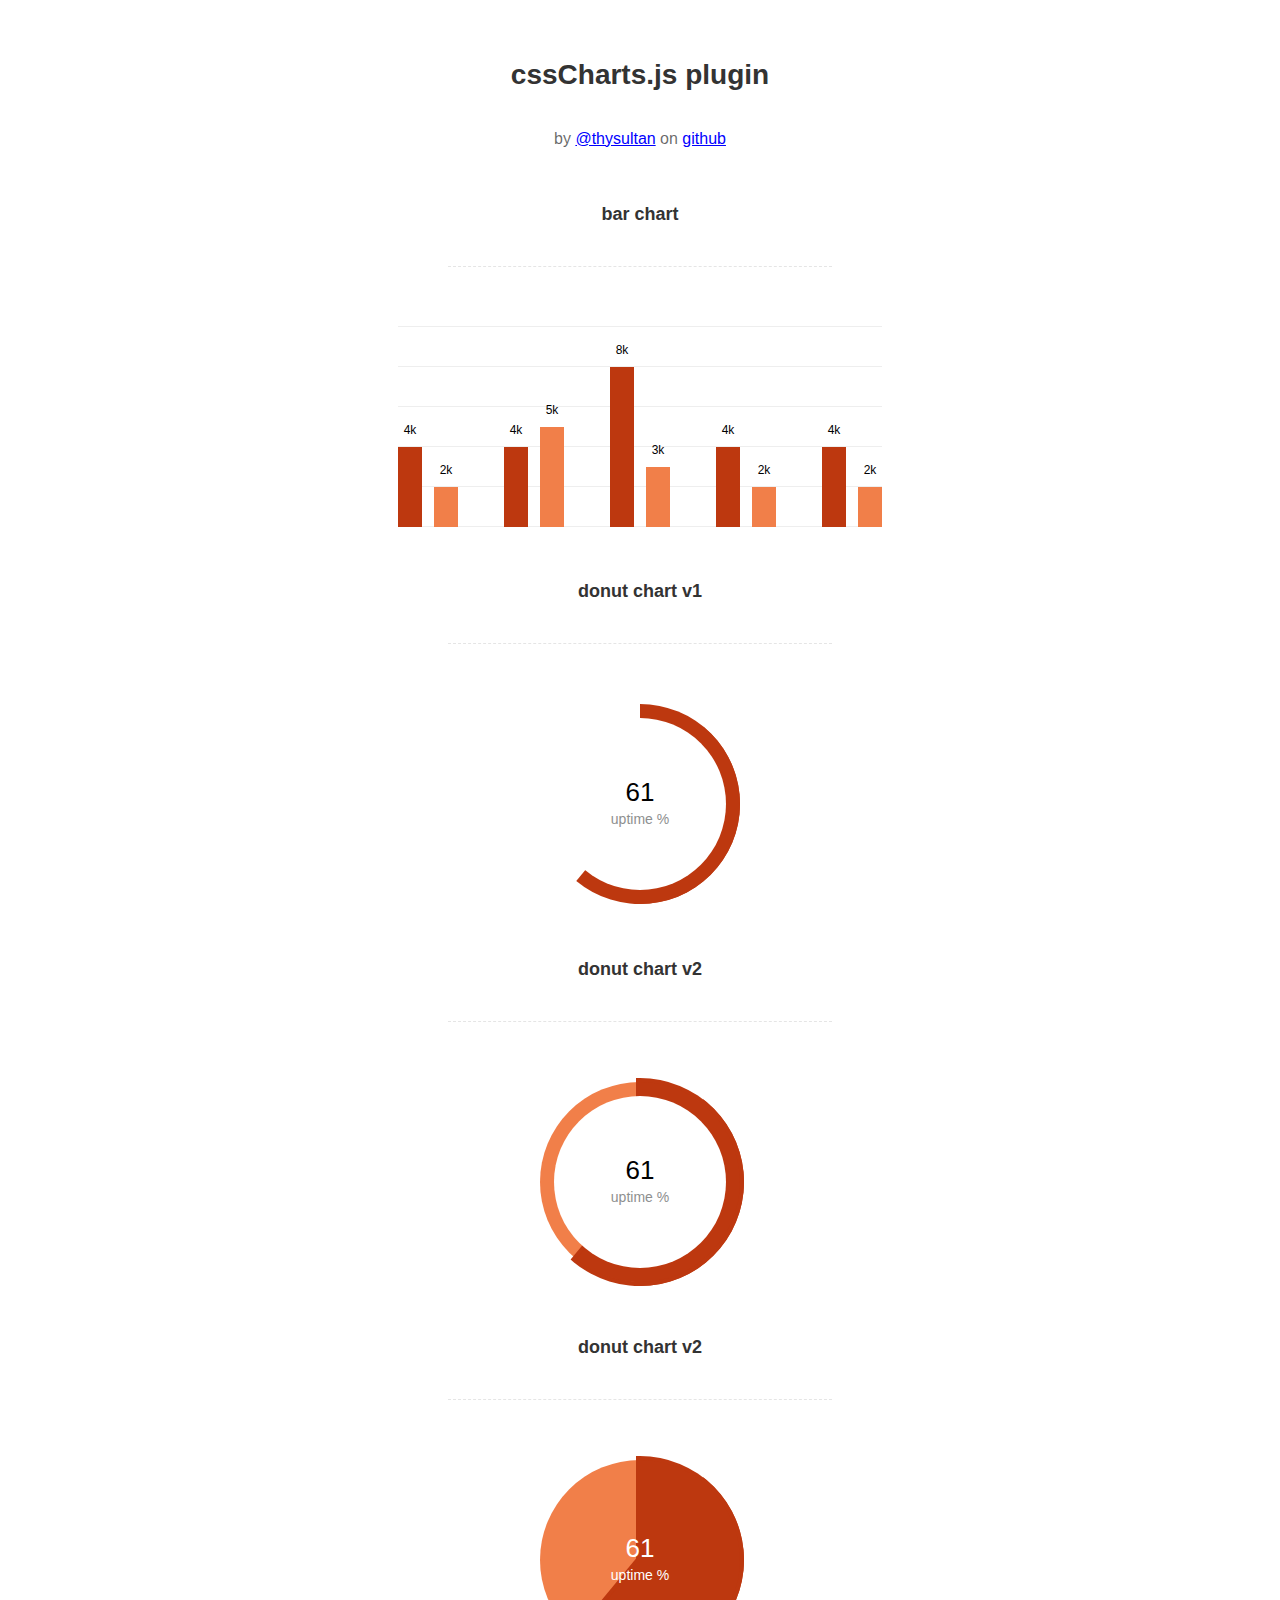
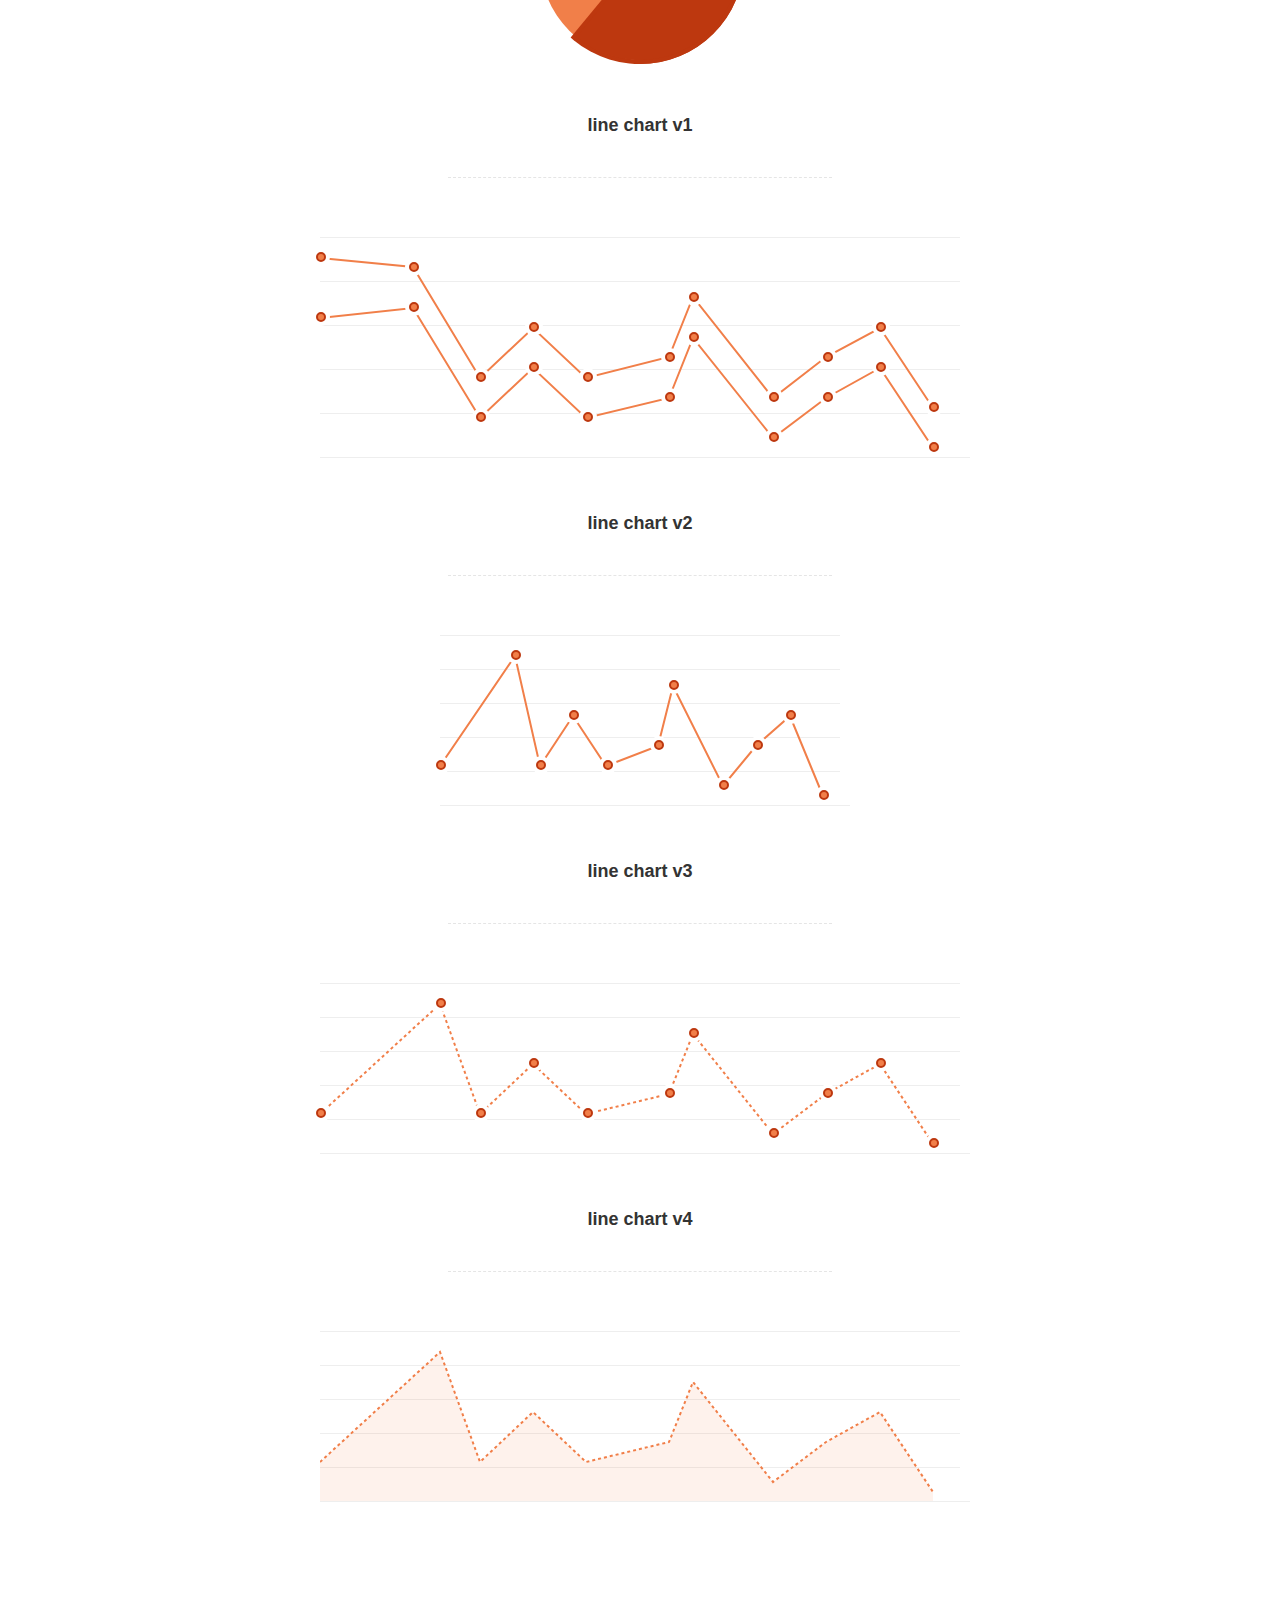
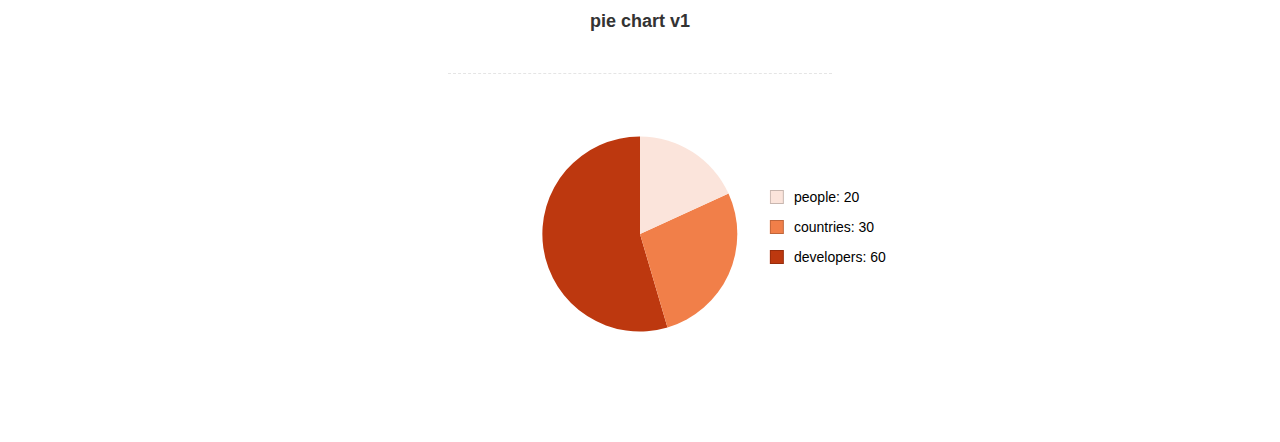
<file: src/main/resources/static/assets/js/Lightweight-Chart/index.html>
<!doctype html>
<html>
    <head>
        <meta charset="utf-8">
        <meta name="description" content="A jquery plugin to create simple donut, bar or line charts with dom nodes, style with css.">
        <meta name="viewport" content="width=device-width, initial-scale=1">
        <title>cssCharts.js - jquery css charts</title>
        <script src="https://ajax.googleapis.com/ajax/libs/jquery/2.1.3/jquery.min.js"></script>

        <link rel="stylesheet" href="cssCharts.css">
        <script src="jquery.chart.js"></script>

        <style>
          /* page specific styles*/
          h1{text-align:center;font-family:sans-serif;font-size:28px;color:#333;padding:40px 0 0 0;}
          h2{text-align:center;font-family:sans-serif;font-size:18px;color:#333;padding:40px 0 0 0;}
          hr{width:60%;height:1px;background:none;border:none;border-bottom:1px dashed rgba(0,0,0,0.1);outline:none;margin:40px auto 60px auto;}

          .desc p{text-align:center;font-size:16px;color:rgba(0,0,0,0.6);padding:20px 0 0 0;font-family:sans-serif;}
          .desc a{color:blue;}
          .wrap{margin:0 auto;width:640px;padding-bottom:100px;}
          #line{width:400px;}
          /* page specific styles*/
        </style>
    </head>
    <body>
      <div class="wrap">

        <div class="desc">
          <h1>cssCharts.js plugin</h1><p>by
          <a href="http://twitter.com/thysultan">@thysultan</a> on
          <a href="https://github.com/sultantarimo/cssCharts.js">github</a>
        </p>
        </div>

        <h2>bar chart</h2>
        <hr>

        <div class="chart">
            <ul class="bar-chart" data-bars="[4,2],[4,5],[8,3],[4,2],[4,2]" data-max="10" data-unit="k" data-width="24"></ul>
        </div>
        <!-- data max is the 100% point of the graph -->
        <!-- set data-grid to 0 for no grid -->
        <!-- data-width is the individual bars width -->

        <h2>donut chart v1</h2>
        <hr>

        <div class="chart">
          <div class="donut-chart" data-percent="0.61" data-title="uptime %"></div>
        </div>

        <h2>donut chart v2</h2>
        <hr>

        <div class="chart">
          <div class="donut-chart fill" data-percent="0.61" data-title="uptime %"></div>
        </div>

        <h2>donut chart v2</h2>
        <hr>

        <div class="chart">
          <div class="donut-chart pie-chart fill" data-percent="0.61" data-title="uptime %"></div>
        </div>
        <!-- pie-chart class for pie chart -->
        <!-- fill class for default donut fill enabled-->

        <h2>line chart v1</h2>
        <hr>

        <div class="chart">
          <ul data-cord="[[0,70,120,160,200,262,280,340,380,420,460],[140,150,40,90,40,60,120,20,60,90,10]],[[0,70,120,160,200,262,280,340,380,420,460],[200,190,80,130,80,100,160,60,100,130,50]]"  class="line-chart"></ul>
        </div>
        <!-- multiple graphs [[x cords],[y cords]] [[x cords],[y cords]] -->

        <h2>line chart v2</h2>
        <hr>

        <div class="chart" id="line">
          <ul data-cord="[0,90,120,160,200,262,280,340,380,420,460],[40,150,40,90,40,60,120,20,60,90,10]" class="line-chart"></ul>
        </div>

        <h2>line chart v3</h2>
        <hr>

        <div class="chart dotted">
          <ul data-cord="[0,90,120,160,200,262,280,340,380,420,460],[40,150,40,90,40,60,120,20,60,90,10]" class="line-chart"></ul>
        </div>

        <h2>line chart v4</h2>
        <hr>

        <div class="chart dotted">
          <ul data-cord="[0,90,120,160,200,262,280,340,380,420,460],[40,150,40,90,40,60,120,20,60,90,10]" data-fill="1" class="line-chart no-points"></ul>
        </div>
        <!-- single graph [x cords],[y cords] -->


        <br><br><br>
        <h2>pie chart v1</h2>
        <hr>

        <div class="chart">
          <div class="pie-thychart" data-set='[["people", 20], ["countries",30], ["developers",60]]' data-colors="#FBE4DB,#F17F49,#BD380F"></div>
        </div>

      </div>

      <script>
        $(function() {
            $('.bar-chart').cssCharts({type:"bar"});
            $('.donut-chart').cssCharts({type:"donut"}).trigger('show-donut-chart');
            $('.line-chart').cssCharts({type:"line"});

            $('.pie-thychart').cssCharts({type:"pie"});
        });
      </script>
    </body>
</html>
</file>
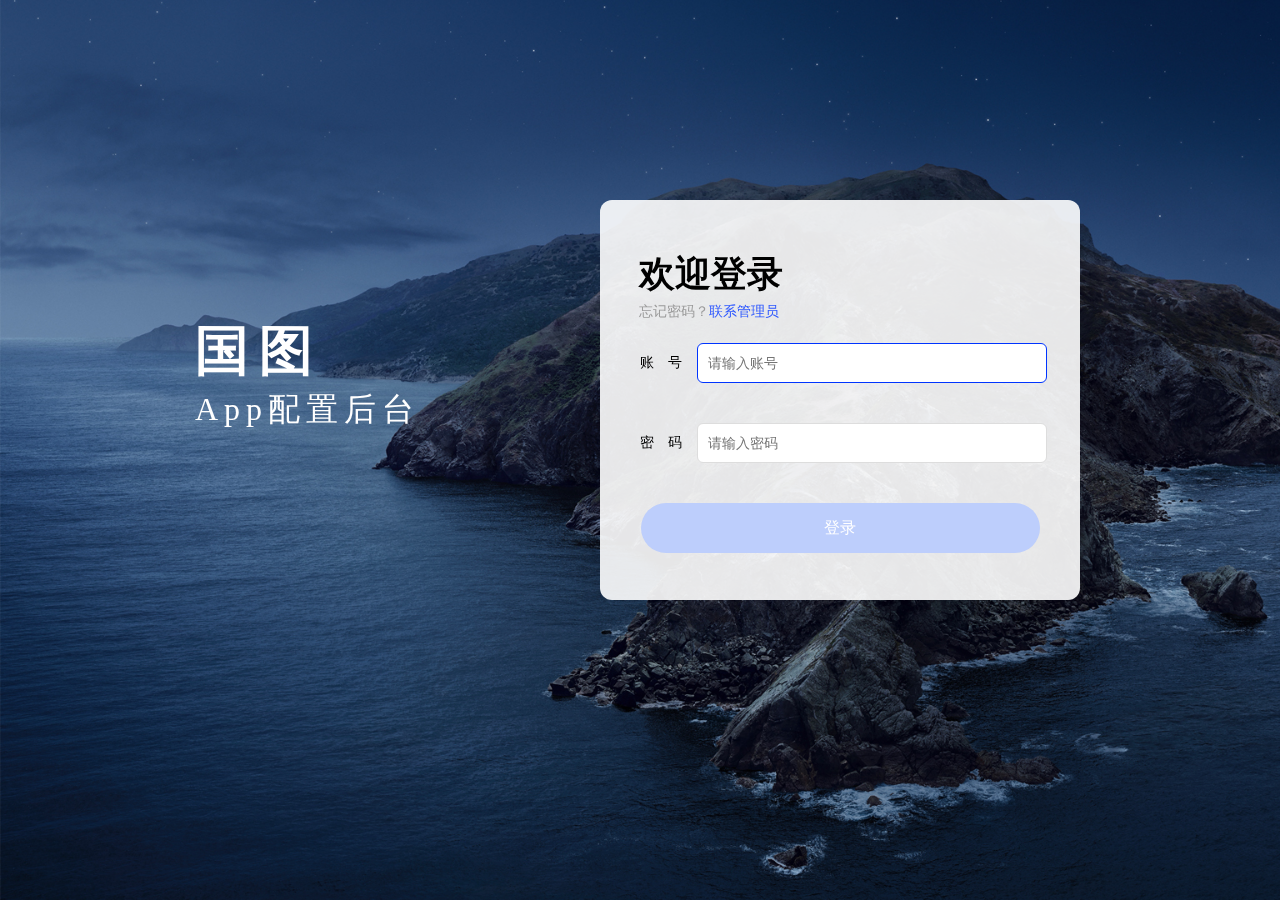
<file: src/main/resources/static/login.html>
<!doctype html>
<html lang="en">
<head>
    <meta charset="UTF-8">
    <title>登录</title>
    <link rel="stylesheet" href="assets/css/login.css">
</head>
<body>
<div id="content" class="no-select">
    <div class="background"></div>
    <div class="title">
        <h3>国图</h3>
        <p>App配置后台</p>
    </div>
    <div class="register">
        <div class="register-guide">
            <h3>欢迎登录</h3>
            <p>忘记密码？<a href="#">联系管理员</a></p>
        </div>
        <div class="reg-content">
            <form autocomplete="off">
                <p id="p-username">
                    <label for="username" class="label-input">账　号</label>
                    <input id="username" type="text" name="username" class="text-input" autocomplete="off" value=""
                           placeholder="请输入账号" required autofocus onchange="check(this)">
                <div id="err-username" class="div-err">请输入正确账号</div>
                </p>
                <p id="p-password">
                    <label for="password" class="label-input">密　码</label>
                    <input id="password" type="password" name="password" class="text-input" autocomplete="off" value=""
                           placeholder="请输入密码" required onchange="check(this)">
                <div id="err-password" class="div-err">请输入正确密码，若忘记密码，请联系管理员</div>
                </p>
                <p id="p-submit">
                    <input id="button-submit" type="button" value="登录" class="button-submit" onclick="login()">
                </p>
            </form>
        </div>
    </div>
</div>
<script src="assets/js/jquery-3.5.0.js"></script>
<script src="assets/js/login.js"></script>
</body>
</html>
</file>
<file: src/main/resources/static/assets/css/login.css>
.background {
    /*生成绝对定位的元素，相对于浏览器窗口进行定位。*/
    /*元素的位置通过 "left", "top", "right" 以及 "bottom" 属性进行规定。*/
    position: fixed;
    left: 0;
    right: 0;
    top: 0;
    bottom: 0;
    /*no-repeat:背景图像将仅显示一次*/
    background: url("../img/background.jpg") no-repeat;
    background-size: cover;
}

.title {
    position: fixed;
    left: 195px;
    top: 35%;
    color: #fff;
}

.title h3 {
    font-size: 54px;
    letter-spacing: 10px;
    font-weight: 700;
    margin: 0;
}

.title p {
    font-size: 32px;
    letter-spacing: 6px;
    font-weight: 300;
    margin: 0;
}

.register {
    position: absolute;
    right: 200px;
    top: 50%;
    margin-top: -250px;
    width: 480px;
    height: 400px;
    background: rgba(255, 255, 255, 0.9);
    /*设置圆角*/
    border-radius: 12px;
}

.register-guide {
    margin: 50px 0 22px 39px;
}

.register-guide h3 {
    margin: 0;
    font-size: 36px;
    color: #000;
    padding-bottom: 4px;
}

.register-guide p {
    margin: 0;
    font-size: 14px;
    color: #9B9B9B;
}

.register-guide a {
    color: #2e58ff;
    /*隐藏文字下划线*/
    text-decoration: none;
}

.label-input {
    font-size: 14px;
    text-align: right;
    width: 82px;
    height: 40px;
    line-height: 40px;
    margin-right: 15px;
    font-weight: 200;
    float: left;
}

.div-err {
    visibility: hidden;
    color: red;
    font-size: 10px;
    position: relative;
    float: left;
    height: 16px;
    width: 280px;
    padding: 12px 100px;
    overflow: hidden;
    line-height: normal;
}

.text-input {
    display: block;
    position: relative;
    float: left;
    height: 16px;
    width: 328px;
    padding: 11px 10px;
    margin-right: 10px;
    border: 1px solid #ddd;
    font-size: 14px;
    border-radius: 6px;
    color: #666;
    transition: 0.5s;
}

.text-input:hover {
    border: 1px solid #3884E4;
}

.text-input:focus {
    border: 1px solid #0034ff;
    /*隐藏轮廓样式*/
    outline-style: none;
}

#p-submit {
    text-align: center;
    padding-bottom: 10px;
    /*初始状态不允许点击，若账号密码不为空，则可点击*/
    pointer-events: none;
}

.button-submit {
    width: 399px;
    background: rgb(189, 206, 252);
    border-radius: 25px;
    height: 50px;
    font-size: 16px;
    cursor: pointer;
    color: rgb(255, 255, 255);
    border-style: initial;
    transition: 0.5s;
}

.button-submit:active{
    background: rgb(92, 72, 255) !important;
}
.no-select {
    /* iOS Safari */
    -webkit-touch-callout: none;
    /* Chrome/Safari/Opera */
    -webkit-user-select: none;
    /* Konqueror */
    -khtml-user-select: none;
    /* Firefox */
    -moz-user-select: none;
    /* Internet Explorer/Edge */
    -ms-user-select: none;
    /* Non-prefixed version, currently not supported by any browser */
    user-select: none;
}
</file>
<file: src/main/resources/static/assets/js/Lightweight-Chart/cssCharts.css>
/*
 * cssCharts v0.3.0
 * jquery plugin to create donut and bar charts with css
 * https://github.com/sultantarimo
 *
 * (c)2015 Sultan Tarimo - sultantarimo@me.com
 * Released under the MIT license
 */
.chart *, .chart{-moz-box-sizing:border-box;-webkit-box-sizing:border-box;box-sizing:border-box;margin:0;padding:0;}
.chart{
  width:auto;
  display:block;
  position:relative;
  font-family:sans-serif;
  font-size:14px;
  margin: 0 auto;
}

/* bar chart */

.chart.bar{height:200px;}
.bar-chart{
  display: table;
  table-layout: fixed;
  width: auto;
  height: 100%;
  margin: 0 auto;
  z-index:20;
  position:absolute;
  left:0px;
}

.bar-chart ul{
  margin-left: 34px;
  float: left;
  display: block;
  height:100%;
}

.bar-chart li{
  position: relative;
  display: table-cell;
  vertical-align: bottom;
  height: 100px;
}

.bar-chart span{
  margin: 0 6px;
  display: block;
  background: rgb(241,127,73);
  width: 34px;
  position:relative;

  -webkit-animation: drawBar 0.3s ease-in-out;
  -moz-animation: drawBar 0.3s ease-in-out;
  animation: drawBar 0.3s ease-in-out;

  -webkit-transition: all 100ms ease-in-out;
  -moz-transition: all 100ms ease-in-out;
  transition: all 100ms ease-in-out;
}

.bar-chart li:hover span{
  box-shadow:0 0 0 4px rgb(241,127,73);
  cursor:pointer;
}

.bar-chart li:nth-child(2n+1):hover span{
  box-shadow:0 0 0 4px #bd380f;
}

.bar-chart li:nth-child(2n+1) span{background-color:#bd380f;}
.bar-chart ul:last-of-type li:last-child span{margin-right:0px;}
.bar-chart ul:first-of-type li:first-child span{margin-left:0px;}
.bar-chart ul:last-of-type {margin-right: 0px;}
.bar-chart ul:first-of-type {margin-left: 0px;}
.bar-chart.left-bar ul:last-of-type {margin-right: 0px;}
.bar-chart.left-bar ul{margin-right: 34px;float:left;margin-left:0px;}

.bar-chart span:before {
  position: absolute;
  bottom: 100%;
  margin-bottom: 10px;
  display: block;
  text-align: center;
  content: attr(title);
  word-wrap: break-word;
  font-size: 12px;
  width: auto;

  left: 50%;

  -webkit-transform: translateX(-50%);
  -moz-transform: translateX(-50%);
  transform: translateX(-50%);
}

.bar-chart li span:before {
  -webkit-transition: all 100ms ease-in-out;
  -moz-transition: all 100ms ease-in-out;
  transition: all 100ms ease-in-out;
}

@-webkit-keyframes drawBar {0% {height: 0;}}
@-moz-keyframes drawBar {0% {height: 0;}}
@keyframes drawBar {0% {height: 0;}}

/* donut chart */

.chart.donut{
  width:200px;
  height:200px;
}

.donut-chart{
  width:100%;height:100%;
  position:relative;

  -webkit-border-radius:50%;
  -moz-border-radius:50%;
  border-radius:50%;
}

.donut-chart.fill{
  background:rgb(241,127,73);
}

.donut-chart:after{
  content:"";
  position: absolute;
  width: 86%;
  height: 86%;
  background: #FFF;
  left: 50%;
  top: 50%;
  z-index: 400;
  margin: 0 auto;
  pointer-events: none;

  -webkit-border-radius: 100%;
  -moz-border-radius: 100%;
  border-radius: 100%;

  -webkit-transform: translateX(-50%) translateY(-50%);
  -moz-transform: translateX(-50%) translateY(-50%);
  transform: translateX(-50%) translateY(-50%);
}

.donut-chart h2{
  text-align:center;
  position: absolute;
  line-height: 140%;
  width: 100%;
  margin-top:-30px;
  top:50%;
  z-index:500;
  pointer-events: none;

  font-size:26px;
  font-weight:400;
  color:rgb(0,0,0);
}

.donut-chart h2 span{
  display:block;
  width:100%;
  font-size:14px;
  color:rgb(142,143,143);
  margin-top:-10px;
}

.donut-chart .spinner{
  z-index: 200;
  border-right: none;

  -webkit-border-radius: 100% 0 0 100% / 50% 0 0 50%;
  -moz-border-radius: 100% 0 0 100% / 50% 0 0 50%;
  border-radius: 100% 0 0 100% / 50% 0 0 50%;

  -webkit-transform: rotate(0deg);
  -moz-transform: rotate(0deg);
  transform: rotate(0deg);

  -webkit-animation: rotateDonut 0.3s ease-in-out;
  -moz-animation: rotateDonut 0.3s ease-in-out;
  animation: rotateDonut 0.3s ease-in-out;

  -webkit-transition: all 160ms ease-in-out;
  -moz-transition: all 160ms ease-in-out;
  transition: all 160ms ease-in-out;
}

.spinner ~ .pie{
  pointer-events: none;
}

.donut-chart.fill .pie,
.pie-chart .pie{
  -webkit-box-shadow: 0 0 0 4px #bd380f;
  -moz-box-shadow: 0 0 0 4px #bd380f;
  box-shadow: 0 0 0 4px #bd380f;
}

@-webkit-keyframes rotateDonut {0% {transform: rotate(0deg);}}
@-moz-keyframes rotateDonut {0% {transform: rotate(0deg);}}
@keyframes rotateDonut {0% {transform: rotate(0deg);}}

.donut-chart .spinner.temp{display:none;}

.donut-chart .pie{
  width: 50%;
  height: 100%;
  position: absolute;
  background: #bd380f;

  -webkit-transform-origin: 100% 50%;
  -moz-transform-origin: 100% 50%;
  transform-origin: 100% 50%;
}

.donut-chart .mask{
  background:rgb(248,248,248);
  z-index: 400;
  margin-left: -1px;
}

.pie-chart:after{
  display:none;
}
.chart.donut .pie-chart h2,
.chart.donut .pie-chart h2 span{color:#FFF;}

/* pie chart */
.chart.pie svg{width:100%;height:100%;}

.chart.pie {
  width: 200px;
  height: 200px;
}

.chart.pie svg text{
  text-anchor: middle;
  fill:white;
  stroke-width:0;
  transform:translate(120,-80);
}
.chart.pie svg path:hover{
  stroke-width:10px;
}

.charts-tip{
  display:block;
  position: absolute;
  font-size: 16px;
  color: #FFF;
  background: rgba(0,0,0,0.8);
  pointer-events: none;
  font-family:sans-serif;
  padding:6px 12px;
  z-index:100;
  width:auto;

  -webkit-border-radius:4px;
  -moz-border-radius:4px;
  border-radius:4px;
}

.chart.pie .pie-legend{
  position:absolute;
  top:50%;
  right:0;
  margin-right:-30px;
  transform:translateX(100%) translateY(-50%);
}

.chart.pie .pie-legend li{
  display:block;
  margin-bottom:14px;
  clear:both;
}

.chart.pie .pie-legend li i{
  top:1px;
  position:relative;
  display:block;
  float:left;
  width:14px;
  height:14px;
  background:#DDD;
  margin-right:10px;

  box-shadow:inset 0 0 0 1px rgba(0,0,0,0.2);
}

.chart.pie .pie-legend li p{clear:both;display:inline;}

/* pie chart */

/* line chart */

.chart.line{width:auto;height:auto;margin:0 auto;position:relative;}
.chart .line-chart{
  min-width:100px;
  min-height:100px;
  width:100%;
  height:100%;
  margin:0px auto;
  display:block;
  position:relative;
  z-index:20;
}

/* line chart borders and grids */
.line-chart:after{
  content:"";
  display:block;
  position:absolute;
  left:0px;bottom:0px;
  height:1px;width:100%;
  background:rgb(238,238,238);
  padding-right:10px;
}

.chart .grid{
  width:100%;
  height:100%;
  position:absolute;
  left:0px;
  bottom:0px;
}
.chart hr{
  position:absolute;
  left:0px;
  bottom:0px;
  width:100%;
  height:1px;
  outline:none;
  border:none;
  background:rgb(238,238,238);
}

.chart hr:before{
  position:absolute;
  right:100%;
  top:0px;
  margin-right:20px;
  color:rgba(0,0,0,0.4);
  font-size:12px;
  content:attr(data-y);
  text-align:right;

  -webkit-transform:translateX(-50%) translateY(-50%);
  -moz-transform:translateX(-50%) translateY(-50%);
  transform:translateX(-50%) translateY(-50%);
}
/* line chart borders and grids */

/* line chart line */
.line-chart li{
  display:block;height:1px;
  float:left;position:relative;
  position:absolute;
}

/* line chart points tooltip */
.line-chart li a:hover:before,
.line-chart li a:hover:after{display:block;z-index:10;}
.line-chart li a:before{
  content:attr(data-y);
  cursor:pointer;
  display:none;
  position:absolute;
  font-size:14px;
  color:#FFF;
  bottom:100%;
  left:50%;
  margin-bottom:-4px;
  text-align:center;
  width:40px;
  background:rgba(0,0,0,0.8);
  padding:8px;
  z-index:40;

  -webkit-transform:translateX(-50%);
  -moz-transform:translateX(-50%);
  transform:translateX(-50%);

  -webkit-border-radius:3px;
  -moz-border-radius:3px;
  border-radius:3px;
}

.line-chart li a:after{
  z-index:50;
  content:"";
  width: 0;
  height: 0;
  display:none;
  position:absolute;
  bottom:100%;
  left:50%;
  margin-bottom:-16px;

  border:6px solid rgba(0,0,0,0);
  border-top: 6px solid rgba(0,0,0,0.8);

  -webkit-transform:translateX(-50%);
  -moz-transform:translateX(-50%);
  transform:translateX(-50%);
}

.line-chart li a{
  display:block;
  position:absolute;
  cursor:pointer;
  width:40px;
  height:40px;

  left:0px;
  top:0px;
  z-index:30;

  -webkit-transform:translateX(-50%) translateY(-50%);
  -moz-transform:translateX(-50%) translateY(-50%);
  transform:translateX(-50%) translateY(-50%);
}
/* line chart points tooltip */

/* line chart points */

.line-chart li span{
  display:block;height:1px;
  background:rgb(241,127,73);
  float:left;
  position:absolute;
}

.line-chart.no-points li span{
  display:none;
}

.line-chart li span:before{
  content:"";
  position:absolute;
  left:-4px;bottom:-4px;
  width:6px;height:6px;
  display:block;

  -webkt-border-radius:50%;
  -moz-border-radius:50%;
  border-radius:50%;
}

.line-chart li:hover span:before{
  -webkit-transform:scale(1.3);
  -moz-transform:scale(1.3);
  transform:scale(1.3);

  -webkit-transition: all 200ms ease-in-out;
  -moz-transition: all 200ms ease-in-out;
  transition: all 200ms ease-in-out;
}

.line-chart li span:before,
.line-chart li span:after{
  background:rgb(241,127,73);
  border:2px solid #bd380f;

  -webkit-box-shadow:0 0 0 4px #FFF;
  -moz-box-shadow:0 0 0 4px #FFF;
  box-shadow:0 0 0 4px #FFF;
}
/* line chart points */

/* line chart line */
.chart.line svg,
.chart.line > div{
  height: 100%;
  width: 100%;
  position:absolute;
  bottom:0px;
  left:0px;
  opacity:1;

  -webkit-animation: drawLine .3s ease-in-out;
    -moz-animation: drawLine .3s ease-in-out;
    animation: drawLine .3s ease-in-out;
}
.chart.line svg path{
  fill: rgba(241,127,73,0.0);
  stroke: rgb(241,127,73);
  stroke-width: 2px;
}

.chart.line.dotted svg path{
  /*if you want it dashed instead of filled*/
  stroke-dasharray: 3;
}

.chart.line .fill svg path{
  fill: rgba(241,127,73,0.1);
  stroke:none;
  stroke-width:0px;
}

/* line chart animation */
@-webkit-keyframes drawLine {0% {opacity: 0;}}
@-moz-keyframes drawLine {0% {opacity: 0;}}
@keyframes drawLine {0% {opacity: 0;}}

@-webkit-keyframes drawChart {0% {width: 0;}}
@-moz-keyframes drawChart {0% {width: 0;}}
@keyframes drawChart {0% {width: 0;}}
</file>
